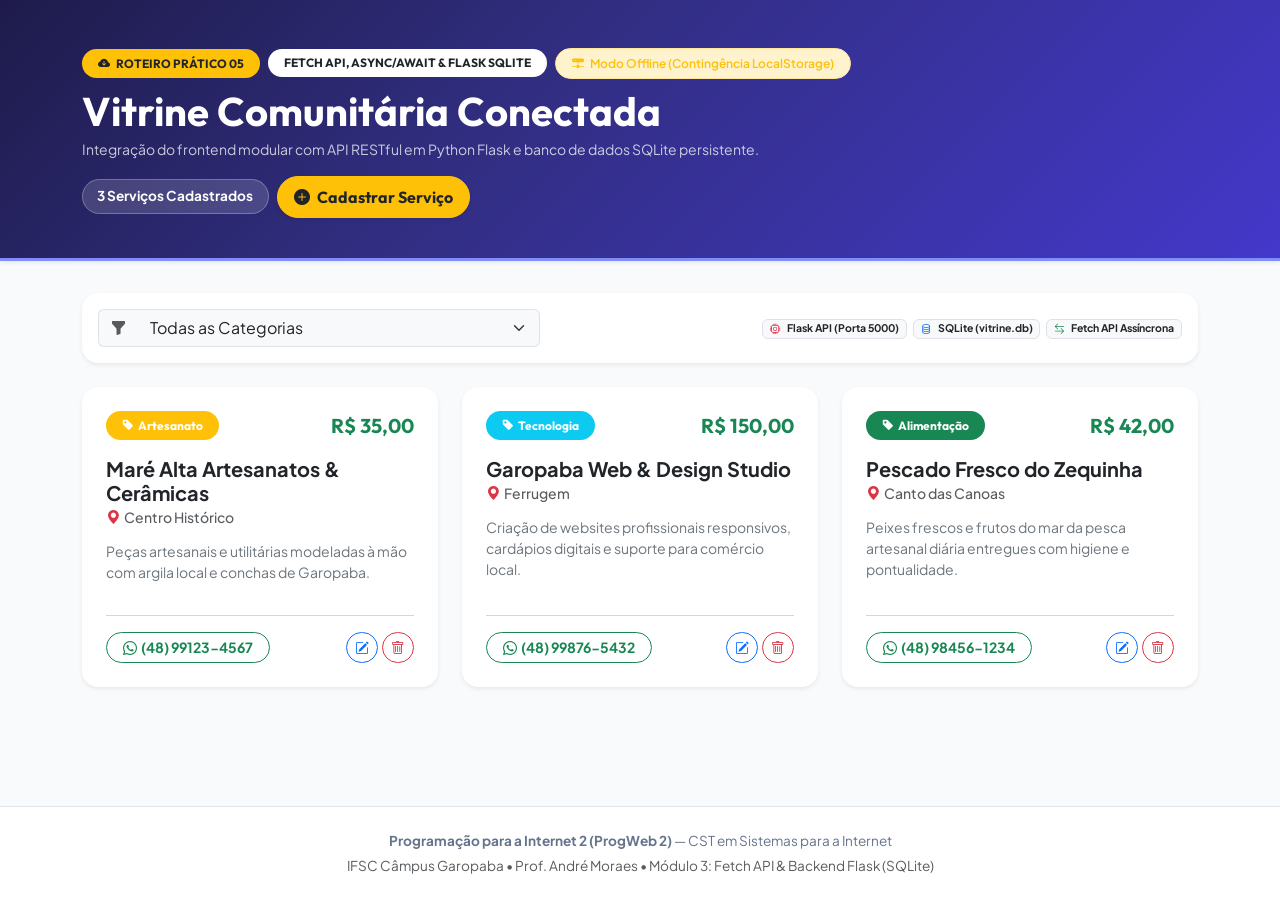
<file: index.html>
<!DOCTYPE html>
<html lang="pt-BR">
<head>
  <meta charset="UTF-8">
  <meta name="viewport" content="width=device-width, initial-scale=1.0">
  <title>Vitrine Comunitária de Garopaba — Roteiro 05 (Fetch API & Flask SQLite)</title>

  <!-- Bootstrap 5 CSS & Icons & Fonts -->
  <link href="https://cdn.jsdelivr.net/npm/bootstrap@5.3.3/dist/css/bootstrap.min.css" rel="stylesheet">
  <link rel="stylesheet" href="https://cdn.jsdelivr.net/npm/bootstrap-icons@1.11.3/font/bootstrap-icons.min.css">
  <link rel="preconnect" href="https://fonts.googleapis.com">
  <link rel="preconnect" href="https://fonts.gstatic.com" crossorigin>
  <link href="https://fonts.googleapis.com/css2?family=Outfit:wght@500;700;800&family=Plus+Jakarta+Sans:wght@400;500;600;700&family=Fira+Code:wght@400;500;600&display=swap" rel="stylesheet">
  <link rel="stylesheet" href="styles.css">
</head>
<body>

  <!-- TOAST DE NOTIFICAÇÃO FLUTUANTE -->
  <div class="toast-container position-fixed top-0 end-0 p-3" style="z-index: 1090;">
    <div id="toastNotificacao" class="toast align-items-center text-bg-success border-0 shadow-lg" role="alert" aria-live="assertive" aria-atomic="true">
      <div class="d-flex">
        <div class="toast-body d-flex align-items-center gap-2">
          <i class="bi bi-check-circle-fill fs-5"></i>
          <div>
            <strong id="toastTitulo" class="d-block">Notificação do Sistema</strong>
            <span id="toastMensagem">Operação realizada com êxito.</span>
          </div>
        </div>
        <button type="button" class="btn-close btn-close-white me-2 m-auto" data-bs-dismiss="toast" aria-label="Fechar"></button>
      </div>
    </div>
  </div>

  <!-- HERO BANNER -->
  <header class="hero-banner shadow-sm">
    <div class="container">
      <div class="d-flex align-items-center justify-content-between flex-wrap gap-3">
        <div>
          <div class="d-flex align-items-center gap-2 mb-2 flex-wrap">
            <span class="badge bg-warning text-dark font-outfit fw-bold px-3 py-2 rounded-pill">
              <i class="bi bi-cloud-arrow-down-fill me-1"></i> ROTEIRO PRÁTICO 05
            </span>
            <span class="badge bg-white text-dark font-outfit fw-bold px-3 py-2 rounded-pill">
              FETCH API, ASYNC/AWAIT &amp; FLASK SQLITE
            </span>
            <span id="statusApiBadge" class="badge bg-light text-dark px-3 py-2 rounded-pill fw-semibold border">
              <i class="bi bi-arrow-repeat"></i> Verificando API...
            </span>
          </div>
          <h1 class="display-6 fw-bold font-outfit mb-1">Vitrine Comunitária Conectada</h1>
          <p class="mb-0 opacity-75 small">Integração do frontend modular com API RESTful em Python Flask e banco de dados SQLite persistente.</p>
        </div>
        <div class="d-flex align-items-center gap-2">
          <span class="badge-counter" id="totalServicosBadge">Carregando...</span>
          <button class="btn btn-warning text-dark font-outfit fw-bold px-3 py-2 rounded-pill shadow-sm" data-bs-toggle="modal" data-bs-target="#modalCadastro">
            <i class="bi bi-plus-circle-fill me-1"></i> Cadastrar Serviço
          </button>
        </div>
      </div>
    </div>
  </header>

  <!-- FILTROS & CONTEÚDO PRINCIPAL -->
  <main class="container mb-5">
    
    <!-- BARRA DE CONTROLE E FILTRO -->
    <div class="card border-0 shadow-sm rounded-4 mb-4 p-3 bg-white">
      <div class="row g-3 align-items-center justify-content-between">
        <div class="col-md-5">
          <div class="input-group">
            <span class="input-group-text bg-light border-end-0"><i class="bi bi-funnel-fill text-muted"></i></span>
            <select class="form-select border-start-0 bg-light" id="filtroCategoria">
              <option value="todas">Todas as Categorias</option>
              <option value="Alimentação">Alimentação &amp; Gastronomia</option>
              <option value="Tecnologia">Tecnologia &amp; Internet</option>
              <option value="Artesanato">Artesanato &amp; Arte Local</option>
              <option value="Serviços Gerais">Serviços Gerais &amp; Reformas</option>
              <option value="Turismo">Turismo &amp; Passeios</option>
            </select>
          </div>
        </div>

        <div class="col-md-7 text-md-end text-muted small">
          <span class="badge bg-light text-dark border me-1"><i class="bi bi-cpu text-danger me-1"></i> Flask API (Porta 5000)</span>
          <span class="badge bg-light text-dark border me-1"><i class="bi bi-database text-primary me-1"></i> SQLite (vitrine.db)</span>
          <span class="badge bg-light text-dark border"><i class="bi bi-arrow-left-right text-success me-1"></i> Fetch API Assíncrona</span>
        </div>
      </div>
    </div>

    <!-- GRID DINÂMICO DE CARDS DA VITRINE (COM SPINNER DE CARREGAMENTO) -->
    <div class="row" id="vitrineContainer">
      <!-- Injetado dinamicamente pela vitrineView.js -->
    </div>

  </main>

  <!-- MODAL DE CADASTRO COM VALIDAÇÃO VISUAL BOOTSTRAP 5 -->
  <div class="modal fade" id="modalCadastro" tabindex="-1" aria-labelledby="modalCadastroLabel" aria-hidden="true">
    <div class="modal-dialog modal-dialog-centered">
      <div class="modal-content rounded-4 border-0 shadow-lg">
        <div class="modal-header border-0 pb-0">
          <h5 class="modal-title font-outfit fw-bold text-dark" id="modalCadastroLabel">
            <i class="bi bi-shop text-success me-2"></i>Cadastrar Serviço na Vitrine
          </h5>
          <button type="button" class="btn-close" data-bs-dismiss="modal" aria-label="Fechar"></button>
        </div>
        
        <form id="formCadastro" novalidate>
          <input type="hidden" id="servicoId" value="">
          <div class="modal-body pt-3">
            <p class="text-muted small mb-3">Preencha as informações do empreendedor local para gravar no banco de dados SQLite:</p>

            <div class="mb-3">
              <label for="nome" class="form-label small fw-bold text-muted">Nome do Empreendimento / Profissional *</label>
              <input type="text" class="form-control rounded-3" id="nome" placeholder="Ex: Maré Alta Artesanatos" required>
              <div class="invalid-feedback">Por favor, informe o nome do empreendimento.</div>
            </div>

            <div class="row g-2 mb-3">
              <div class="col-md-6">
                <label for="categoria" class="form-label small fw-bold text-muted">Categoria *</label>
                <select class="form-select rounded-3" id="categoria" required>
                  <option value="" disabled selected>Selecione...</option>
                  <option value="Alimentação">Alimentação &amp; Gastronomia</option>
                  <option value="Tecnologia">Tecnologia &amp; Internet</option>
                  <option value="Artesanato">Artesanato &amp; Arte Local</option>
                  <option value="Serviços Gerais">Serviços Gerais &amp; Reformas</option>
                  <option value="Turismo">Turismo &amp; Passeios</option>
                </select>
                <div class="invalid-feedback">Selecione uma categoria.</div>
              </div>

              <div class="col-md-6">
                <label for="bairro" class="form-label small fw-bold text-muted">Bairro / Localidade *</label>
                <input type="text" class="form-control rounded-3" id="bairro" placeholder="Ex: Ferrugem" required>
                <div class="invalid-feedback">Informe o bairro em Garopaba.</div>
              </div>
            </div>

            <div class="row g-2 mb-3">
              <div class="col-md-6">
                <label for="precoBase" class="form-label small fw-bold text-muted">Preço Base (R$) *</label>
                <input type="number" class="form-control rounded-3" id="precoBase" placeholder="Ex: 50.00" step="0.01" min="0" required>
                <div class="invalid-feedback">Informe um valor válido.</div>
              </div>

              <div class="col-md-6">
                <label for="telefone" class="form-label small fw-bold text-muted">WhatsApp / Contato *</label>
                <input type="text" class="form-control rounded-3" id="telefone" placeholder="Ex: 48999998888" maxlength="11" required>
                <div class="invalid-feedback">Informe o WhatsApp com DDD.</div>
              </div>
            </div>

            <div class="mb-3">
              <label for="descricao" class="form-label small fw-bold text-muted">Descrição do Serviço ou Produto</label>
              <textarea class="form-control rounded-3" id="descricao" rows="3" placeholder="Descreva os produtos, horários ou diferenciais do empreendimento..."></textarea>
            </div>
          </div>

          <div class="modal-footer border-0 pt-0">
            <button type="button" class="btn btn-light rounded-pill px-3" data-bs-dismiss="modal">Cancelar</button>
            <button type="submit" class="btn btn-success rounded-pill px-4 font-outfit fw-bold" id="btnSalvar">
              <span id="btnSalvarTexto">Salvar no Banco</span>
            </button>
          </div>
        </form>
      </div>
    </div>
  </div>

  <!-- RODAPÉ INSTITUCIONAL -->
  <footer>
    <div class="container text-center">
      <p class="mb-1"><strong>Programação para a Internet 2 (ProgWeb 2)</strong> — CST em Sistemas para a Internet</p>
      <p class="mb-0 text-muted">IFSC Câmpus Garopaba &bull; Prof. André Moraes &bull; Módulo 3: Fetch API &amp; Backend Flask (SQLite)</p>
    </div>
  </footer>

  <!-- Bootstrap 5 JS Bundle & Ponto de Entrada Modular -->
  <script src="https://cdn.jsdelivr.net/npm/bootstrap@5.3.3/dist/js/bootstrap.bundle.min.js"></script>
  <script type="module" src="js/main.js"></script>
</body>
</html>
</file>
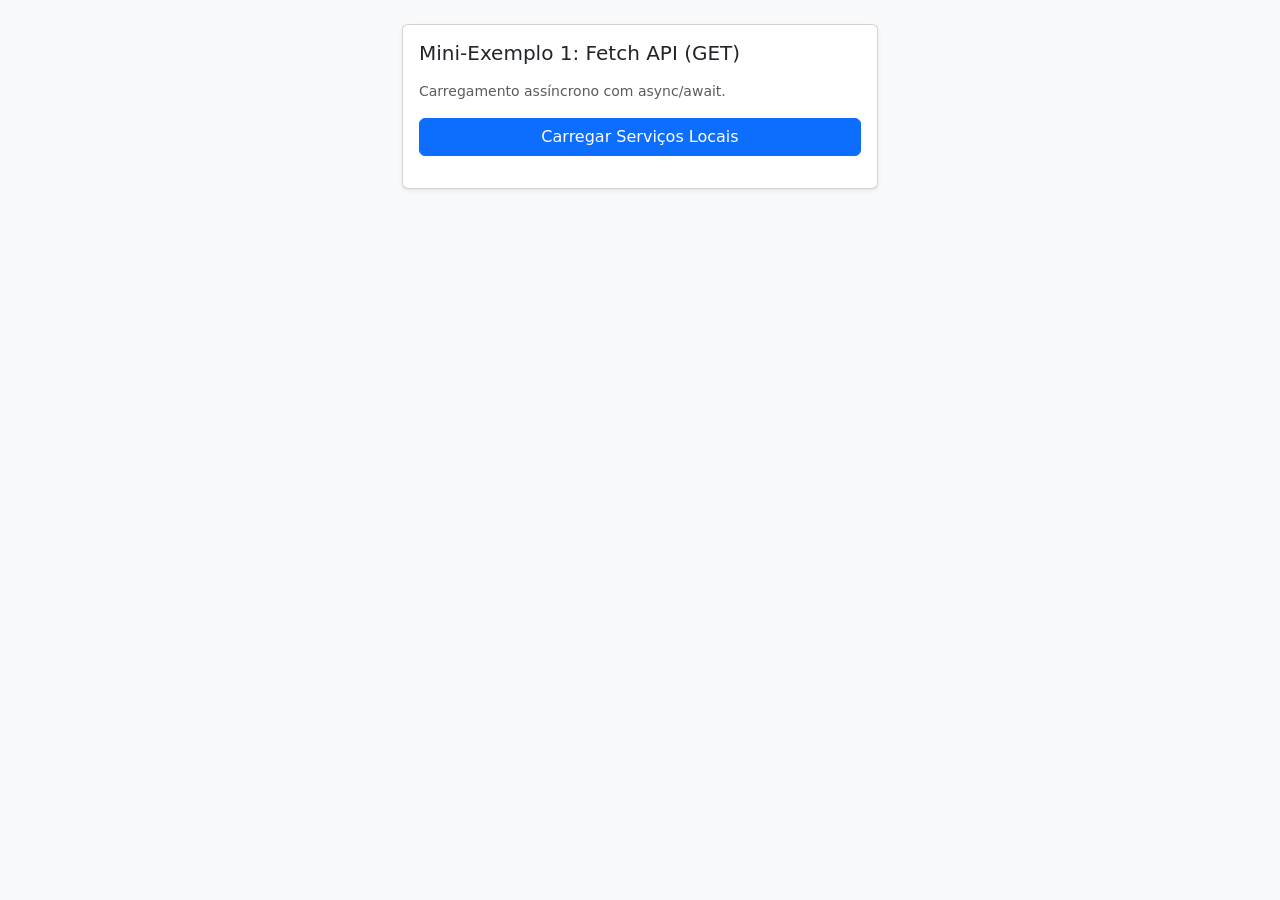
<file: mini-exemplos/01-fetch-get/index.html>
<!DOCTYPE html>
<html lang="pt-BR">
<head>
  <meta charset="UTF-8">
  <meta name="viewport" content="width=device-width, initial-scale=1.0">
  <title>Mini-Exemplo 1: Fetch API GET</title>
  <link href="https://cdn.jsdelivr.net/npm/bootstrap@5.3.3/dist/css/bootstrap.min.css" rel="stylesheet">
  <script src="functions.js" defer></script>
</head>
<body class="bg-light p-4">
  <div class="container" style="max-width: 500px;">
    <div class="card shadow-sm">
      <div class="card-body">
        <h5 class="card-title mb-3">Mini-Exemplo 1: Fetch API (GET)</h5>
        <p class="text-muted small">Carregamento assíncrono com async/await.</p>
        <button id="btnCarregar" class="btn btn-primary w-100 mb-3">
          Carregar Serviços Locais
        </button>
        <ul id="listaServicos" class="list-group">
          <!-- Itens preenchidos via JavaScript -->
        </ul>
      </div>
    </div>
  </div>
</body>
</html>
</file>
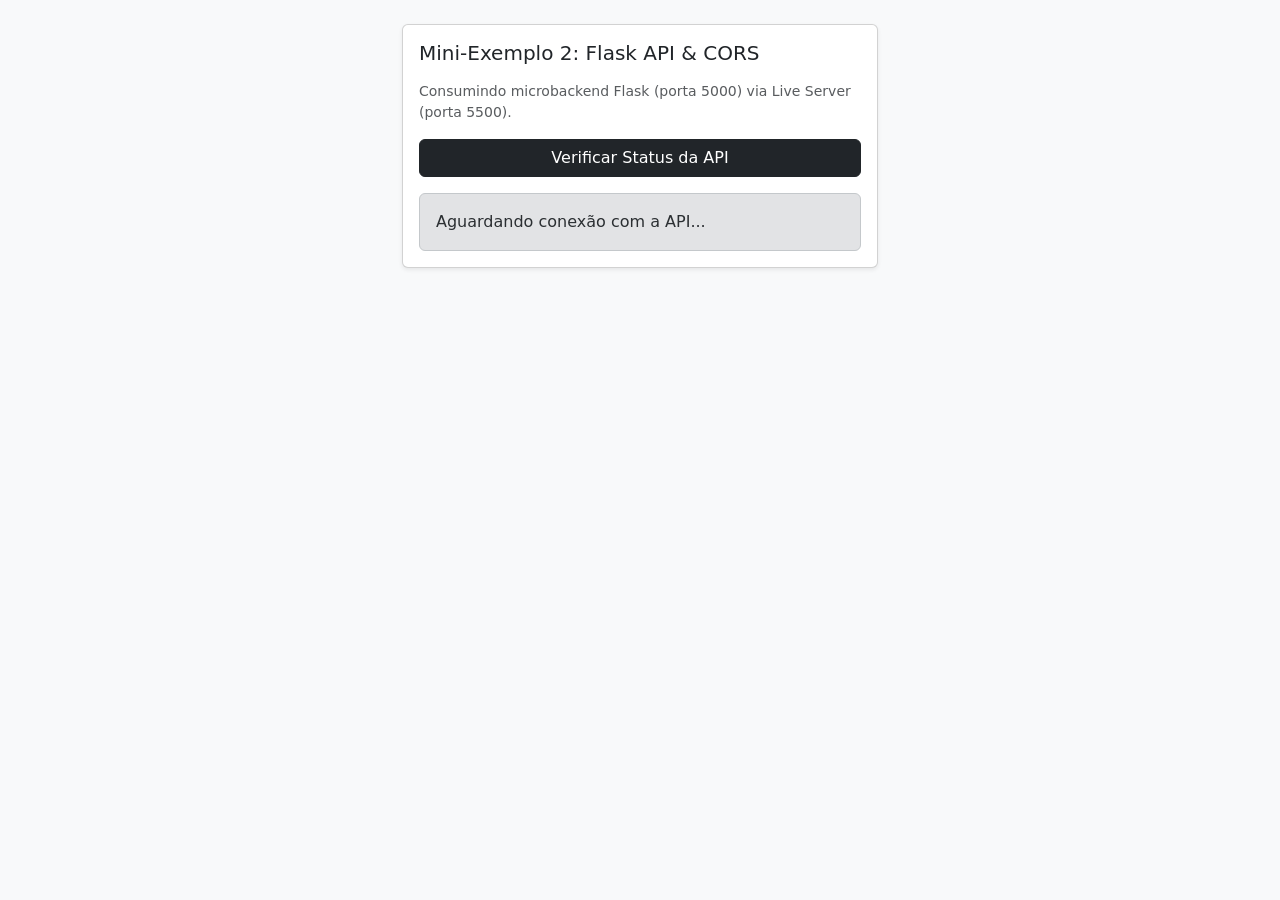
<file: mini-exemplos/02-micro-flask-cors/index.html>
<!DOCTYPE html>
<html lang="pt-BR">
<head>
  <meta charset="UTF-8">
  <meta name="viewport" content="width=device-width, initial-scale=1.0">
  <title>Mini-Exemplo 2: Flask API &amp; CORS</title>
  <link href="https://cdn.jsdelivr.net/npm/bootstrap@5.3.3/dist/css/bootstrap.min.css" rel="stylesheet">
  <script src="functions.js" defer></script>
</head>
<body class="bg-light p-4">
  <div class="container" style="max-width: 500px;">
    <div class="card shadow-sm">
      <div class="card-body">
        <h5 class="card-title mb-3">Mini-Exemplo 2: Flask API &amp; CORS</h5>
        <p class="text-muted small">
          Consumindo microbackend Flask (porta 5000) via Live Server (porta 5500).
        </p>
        <button id="btnConectar" class="btn btn-dark w-100 mb-3">
          Verificar Status da API
        </button>
        <div id="resultadoStatus" class="alert alert-secondary mb-0">
          Aguardando conexão com a API...
        </div>
      </div>
    </div>
  </div>
</body>
</html>
</file>
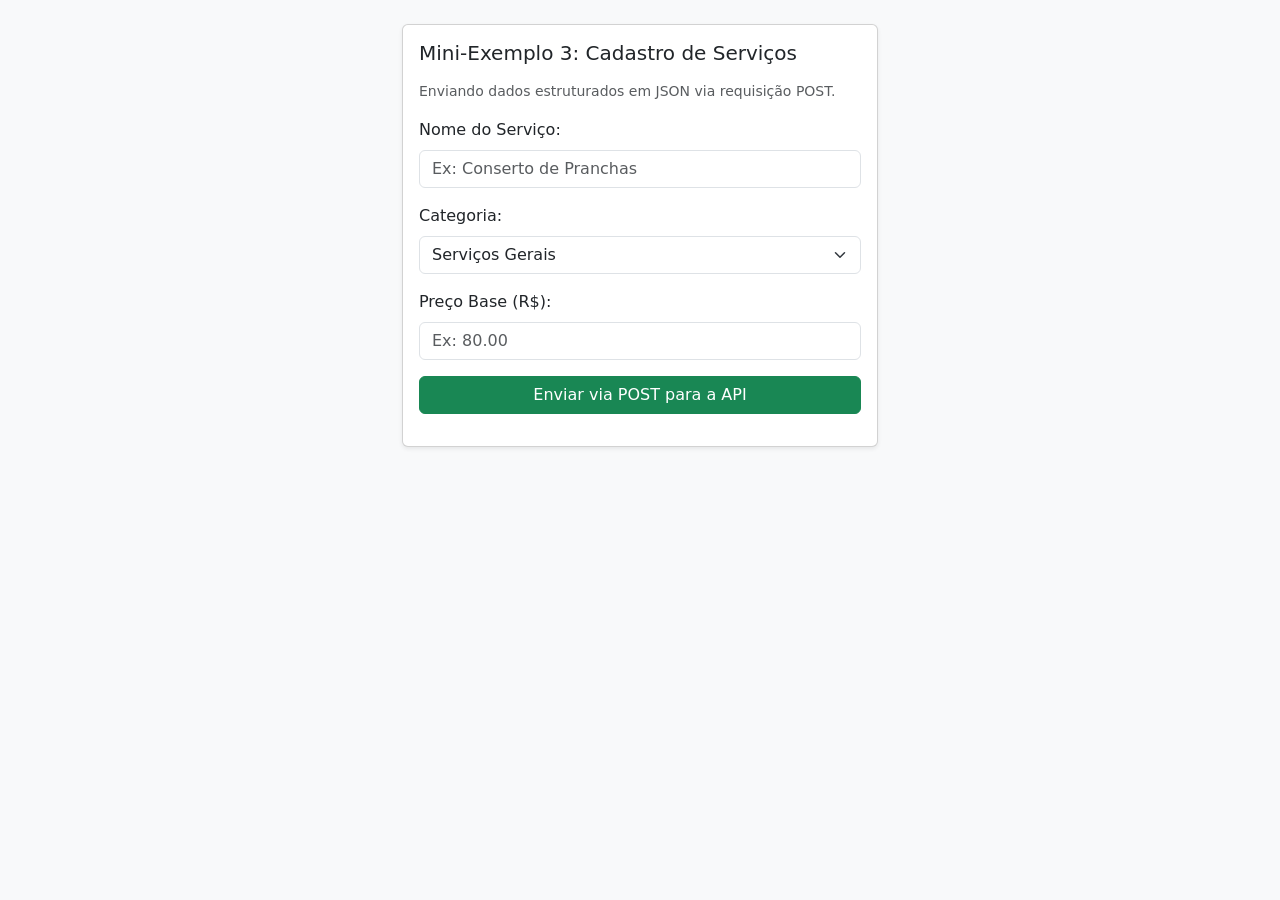
<file: mini-exemplos/03-fetch-post/index.html>
<!DOCTYPE html>
<html lang="pt-BR">
<head>
  <meta charset="UTF-8">
  <meta name="viewport" content="width=device-width, initial-scale=1.0">
  <title>Mini-Exemplo 3: Fetch API POST com Categoria</title>
  <link href="https://cdn.jsdelivr.net/npm/bootstrap@5.3.3/dist/css/bootstrap.min.css" rel="stylesheet">
  <script src="functions.js" defer></script>
</head>
<body class="bg-light p-4">
  <div class="container" style="max-width: 500px;">
    <div class="card shadow-sm">
      <div class="card-body">
        <h5 class="card-title mb-3">Mini-Exemplo 3: Cadastro de Serviços</h5>
        <p class="text-muted small">
          Enviando dados estruturados em JSON via requisição POST.
        </p>
        <form id="formCadastro">
          <div class="mb-3">
            <label for="campoNome" class="form-label">Nome do Serviço:</label>
            <input type="text" id="campoNome" class="form-control" placeholder="Ex: Conserto de Pranchas" required>
          </div>
          <!-- Mini Desafio 2: campo de categoria -->
          <div class="mb-3">
            <label for="campoCategoria" class="form-label">Categoria:</label>
            <select id="campoCategoria" class="form-select" required>
              <option value="Tecnologia">Tecnologia</option>
              <option value="Alimentação">Alimentação</option>
              <option value="Artesanato">Artesanato</option>
              <option value="Serviços Gerais" selected>Serviços Gerais</option>
            </select>
          </div>
          <div class="mb-3">
            <label for="campoPreco" class="form-label">Preço Base (R$):</label>
            <input type="number" id="campoPreco" class="form-control" step="0.01" placeholder="Ex: 80.00" required>
          </div>
          <button type="submit" class="btn btn-success w-100 mb-3">
            Enviar via POST para a API
          </button>
        </form>
        <div id="feedbackPost" class="alert alert-secondary d-none mb-0"></div>
      </div>
    </div>
  </div>
</body>
</html>
</file>
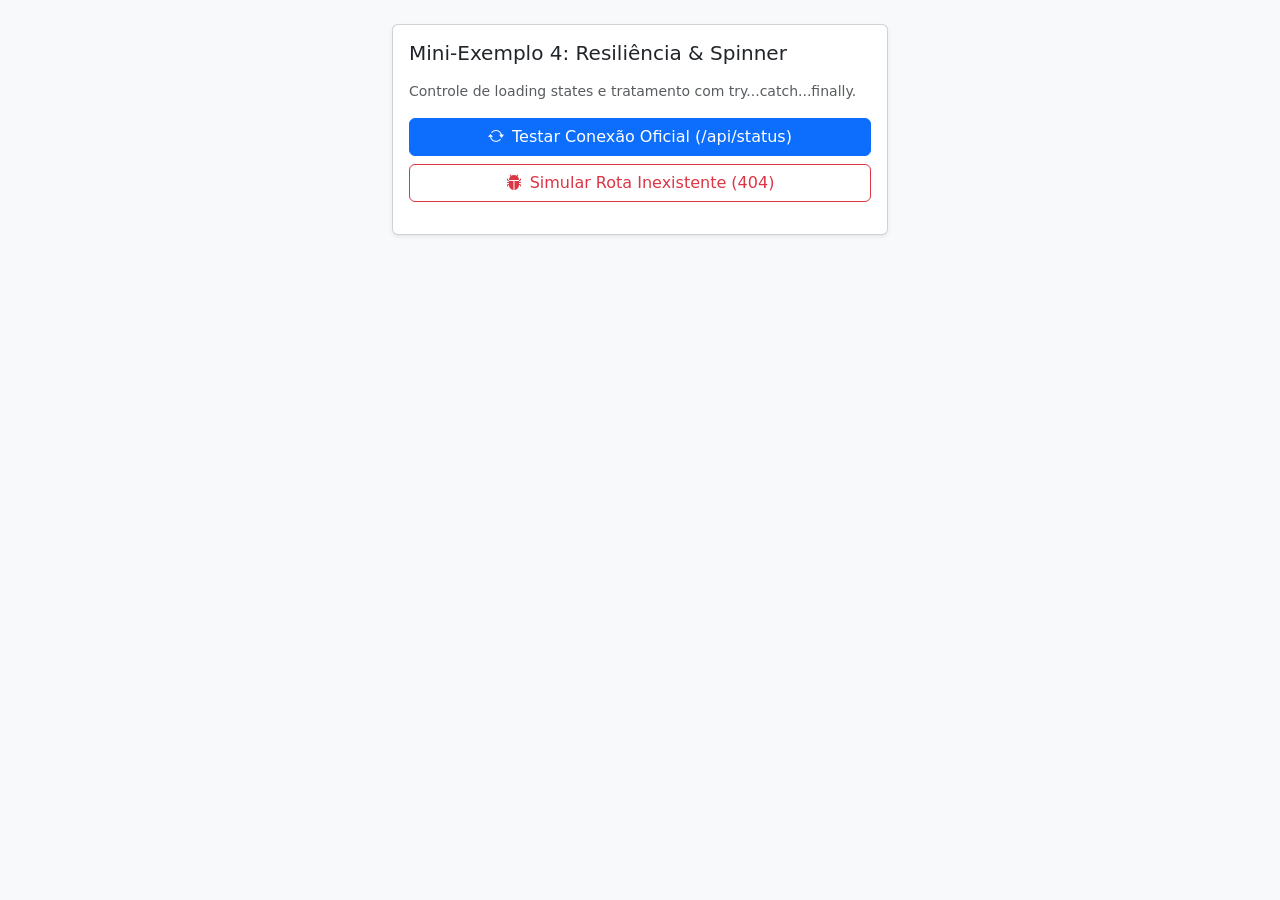
<file: mini-exemplos/04-fetch-spinner/index.html>
<!DOCTYPE html>
<html lang="pt-BR">
<head>
  <meta charset="UTF-8">
  <meta name="viewport" content="width=device-width, initial-scale=1.0">
  <title>Mini-Exemplo 4: Resiliência &amp; Spinner</title>
  <link href="https://cdn.jsdelivr.net/npm/bootstrap@5.3.3/dist/css/bootstrap.min.css" rel="stylesheet">
  <link href="https://cdn.jsdelivr.net/npm/bootstrap-icons@1.11.3/font/bootstrap-icons.min.css" rel="stylesheet">
  <script src="functions.js" defer></script>
</head>
<body class="bg-light p-4">
  <div class="container" style="max-width: 520px;">
    <div class="card shadow-sm">
      <div class="card-body">
        <h5 class="card-title mb-3">Mini-Exemplo 4: Resiliência &amp; Spinner</h5>
        <p class="text-muted small">
          Controle de loading states e tratamento com try...catch...finally.
        </p>
        <button id="btnVerificar"
          class="btn btn-primary w-100 d-flex justify-content-center align-items-center gap-2 mb-2">
          <span id="iconeBotao"><i class="bi bi-arrow-repeat"></i></span>
          <span id="spinnerCarregamento" class="spinner-border spinner-border-sm d-none" role="status"></span>
          <span id="textoBotao">Testar Conexão Oficial (/api/status)</span>
        </button>
        <!-- Mini Desafio 3: botão que força um erro 404 -->
        <button id="btnSimularErro"
          class="btn btn-outline-danger w-100 d-flex justify-content-center align-items-center gap-2 mb-3">
          <i class="bi bi-bug-fill"></i>
          <span>Simular Rota Inexistente (404)</span>
        </button>
        <div id="caixaAlerta" class="alert d-none mb-0" role="alert"></div>
      </div>
    </div>
  </div>
</body>
</html>
</file>
<file: styles.css>
/* Estilos da Vitrine Comunitária de Garopaba (Roteiro 05 - Fetch API & Flask) */
:root {
  --ifsc-green: #059669;
  --ifsc-dark-green: #047857;
  --garopaba-blue: #0284c7;
  --accent-purple: #7c3aed;
  --bg-page: #f8fafc;
  --text-dark: #0f172a;
}

body {
  font-family: 'Plus Jakarta Sans', sans-serif;
  background-color: var(--bg-page);
  color: var(--text-dark);
  min-height: 100vh;
  display: flex;
  flex-direction: column;
}

.font-outfit {
  font-family: 'Outfit', sans-serif;
}

.hero-banner {
  background: linear-gradient(135deg, #1e1b4b 0%, #312e81 40%, #4338ca 100%);
  color: #ffffff;
  padding: 3rem 0 2.5rem;
  margin-bottom: 2rem;
  border-bottom: 3px solid #818cf8;
}

.vitrine-card {
  transition: all 0.25s cubic-bezier(0.4, 0, 0.2, 1);
  background: #ffffff;
}

.vitrine-card:hover {
  transform: translateY(-5px);
  box-shadow: 0 15px 30px -10px rgba(0, 0, 0, 0.12) !important;
}

.badge-counter {
  background: rgba(255, 255, 255, 0.15);
  backdrop-filter: blur(5px);
  border: 1px solid rgba(255, 255, 255, 0.25);
  padding: 0.4rem 0.9rem;
  border-radius: 50px;
  font-size: 0.85rem;
  font-weight: 700;
  color: #ffffff;
}

.form-control:focus, .form-select:focus {
  border-color: #6366f1;
  box-shadow: 0 0 0 0.25rem rgba(99, 102, 241, 0.2);
}

footer {
  margin-top: auto;
  background: #ffffff;
  border-top: 1px solid #e2e8f0;
  padding: 1.5rem 0;
  color: #64748b;
  font-size: 0.85rem;
}
</file>
